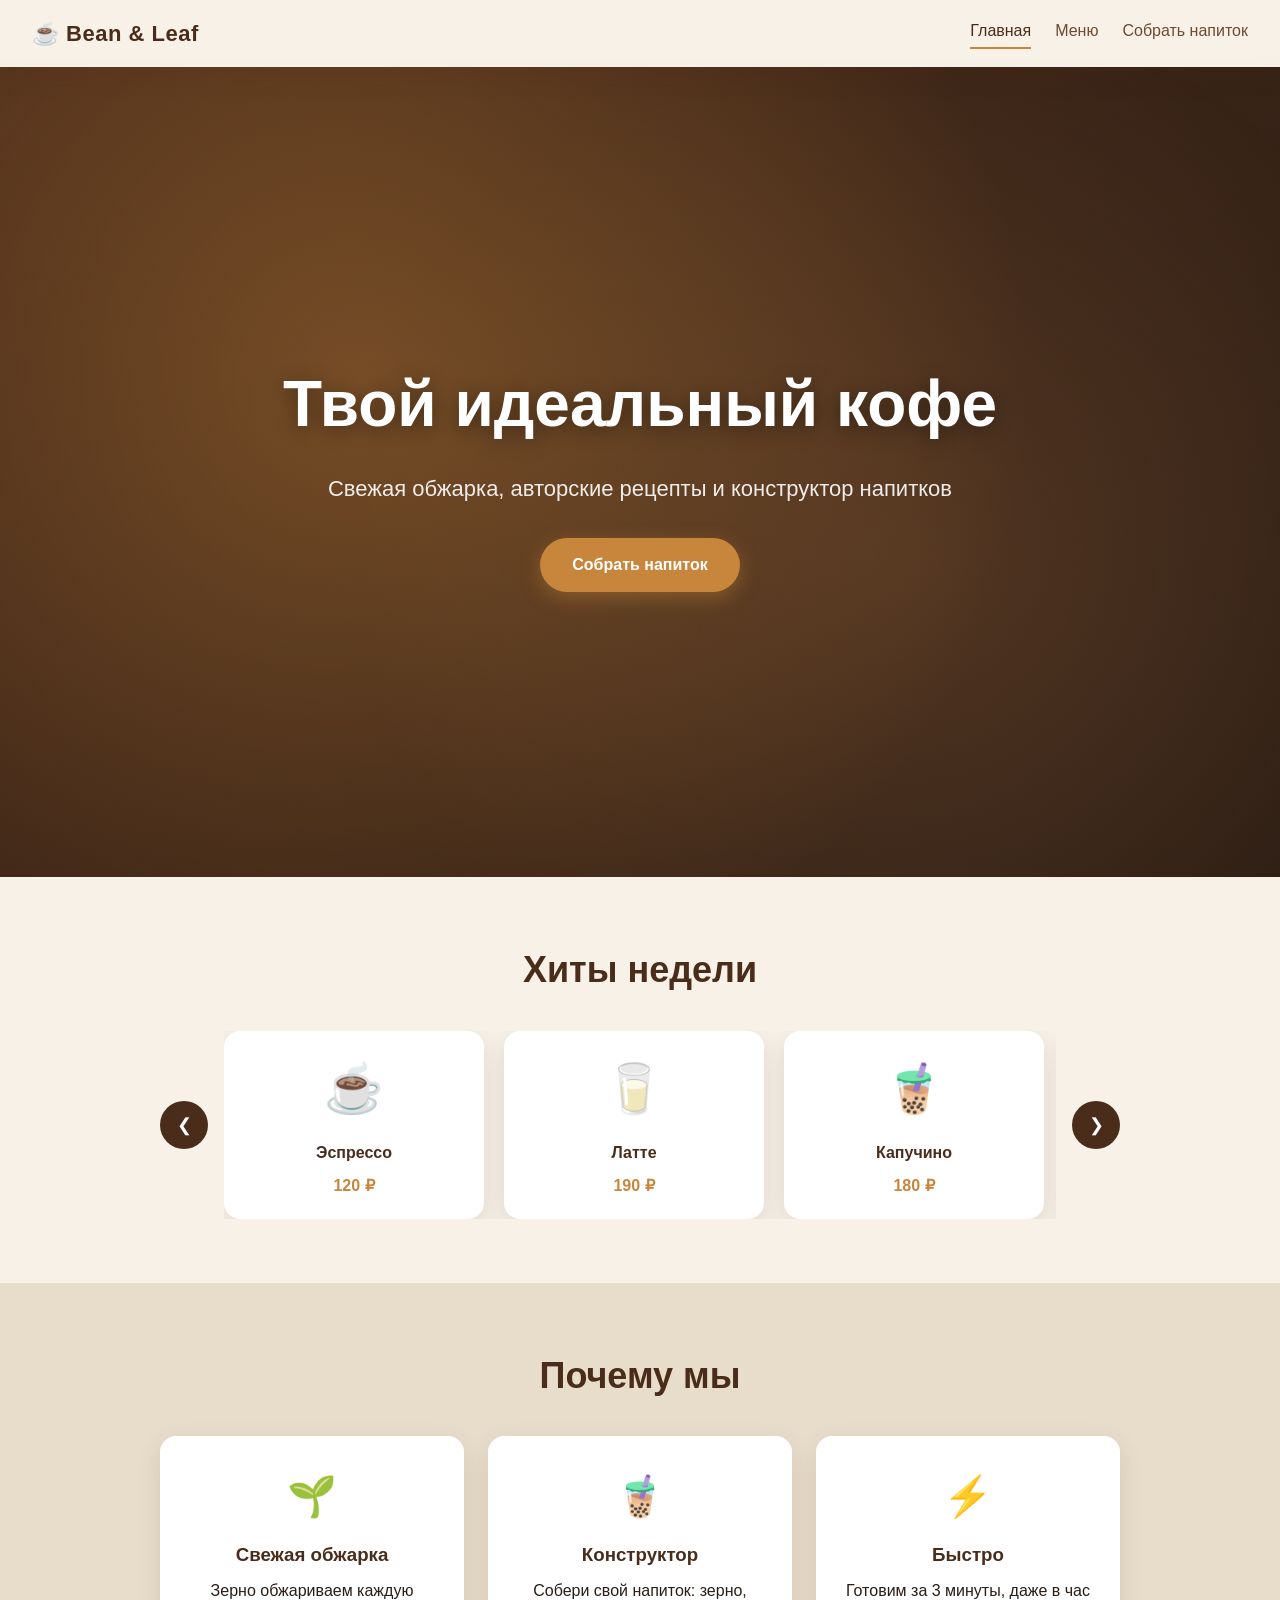
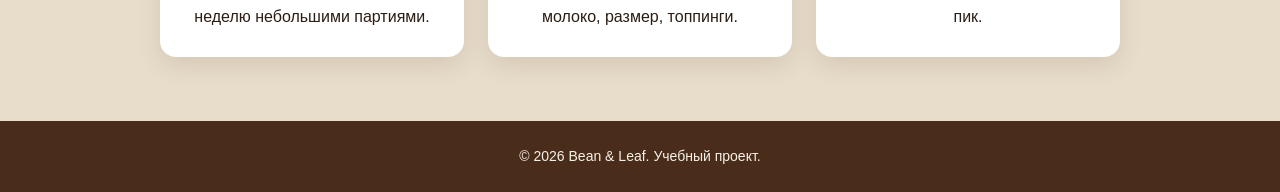
<file: index.html>
<!DOCTYPE html>
<html lang="ru">
<head>
    <meta charset="UTF-8">
    <meta name="viewport" content="width=device-width, initial-scale=1.0">
    <title>Bean & Leaf — кофейня</title>
    <link rel="stylesheet" href="css/style.css">
</head>
<body>

    <!-- ШАПКА -->
    <header class="header">
        <a href="index.html" class="logo">☕ Bean &amp; Leaf</a>
        <nav class="nav">
            <a href="index.html" class="nav__link nav__link--active">Главная</a>
            <a href="menu.html" class="nav__link">Меню</a>
            <a href="builder.html" class="nav__link">Собрать напиток</a>
        </nav>
    </header>

    <!-- HERO с параллаксом -->
    <section class="hero" id="hero">
        <div class="hero__bg" id="heroBg"></div>
        <div class="hero__content">
            <h1 class="hero__title">Твой идеальный кофе</h1>
            <p class="hero__subtitle">Свежая обжарка, авторские рецепты и конструктор напитков</p>
            <a href="builder.html" class="btn btn--primary">Собрать напиток</a>
        </div>
    </section>

    <!-- КАРУСЕЛЬ ХИТОВ (пока пустая, наполним позже) -->
    <section class="section">
        <h2 class="section__title">Хиты недели</h2>
        <div class="carousel" id="carousel">
            <!-- Сюда JS вставит слайды из данных -->
            <button class="carousel__btn carousel__btn--prev" id="carouselPrev" aria-label="Назад">&#10094;</button>
            <div class="carousel__track" id="carouselTrack"></div>
            <button class="carousel__btn carousel__btn--next" id="carouselNext" aria-label="Вперёд">&#10095;</button>
        </div>
    </section>

    <!-- О КОФЕЙНЕ -->
    <section class="section section--alt">
        <h2 class="section__title">Почему мы</h2>
        <div class="features">
            <div class="feature">
                <span class="feature__icon">🌱</span>
                <h3>Свежая обжарка</h3>
                <p>Зерно обжариваем каждую неделю небольшими партиями.</p>
            </div>
            <div class="feature">
                <span class="feature__icon">🧋</span>
                <h3>Конструктор</h3>
                <p>Собери свой напиток: зерно, молоко, размер, топпинги.</p>
            </div>
            <div class="feature">
                <span class="feature__icon">⚡</span>
                <h3>Быстро</h3>
                <p>Готовим за 3 минуты, даже в час пик.</p>
            </div>
        </div>
    </section>

    <!-- ПОДВАЛ -->
    <footer class="footer">
        <p>© 2026 Bean &amp; Leaf. Учебный проект.</p>
    </footer>

    <!-- СКРИПТЫ -->
    <script src="js/main.js"></script>
    <script src="js/carousel.js"></script>
</body>
</html>
</file>
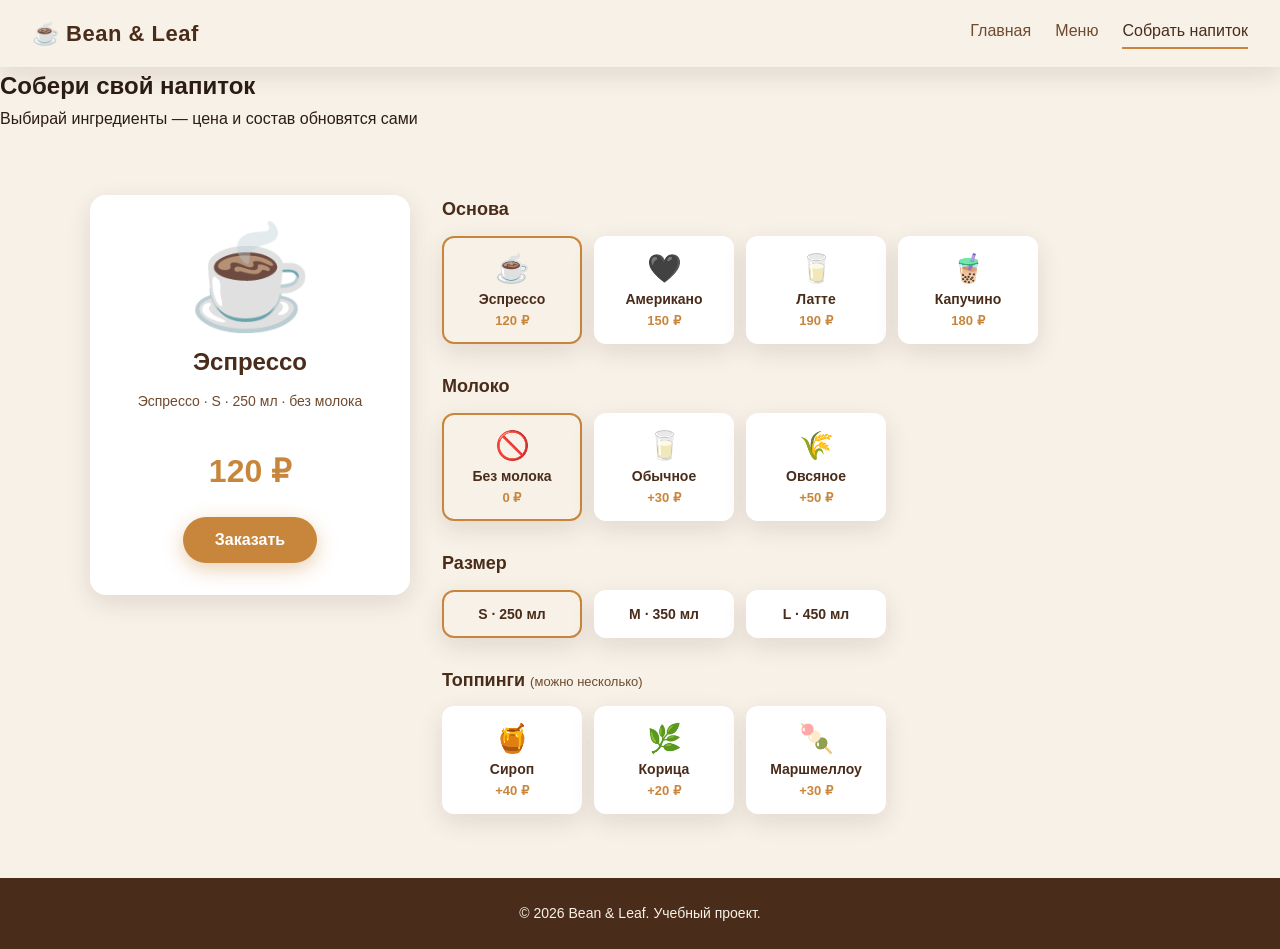
<file: builder.html>
<!DOCTYPE html>
<html lang="ru">
<head>
    <meta charset="UTF-8">
    <meta name="viewport" content="width=device-width, initial-scale=1.0">
    <title>Собрать напиток — Bean &amp; Leaf</title>
    <link rel="stylesheet" href="css/style.css">
    <link rel="stylesheet" href="css/builder.css">
</head>
<body>

    <!-- ШАПКА -->
    <header class="header">
        <a href="index.html" class="logo">☕ Bean &amp; Leaf</a>
        <nav class="nav">
            <a href="index.html" class="nav__link">Главная</a>
            <a href="menu.html" class="nav__link">Меню</a>
            <a href="builder.html" class="nav__link nav__link--active">Собрать напиток</a>
        </nav>
    </header>

    <!-- ЗАГОЛОВОК -->
    <section class="page-head">
        <h1 class="page-head__title">Собери свой напиток</h1>
        <p class="page-head__subtitle">Выбирай ингредиенты — цена и состав обновятся сами</p>
    </section>

    <!-- КОНСТРУКТОР -->
    <section class="section">
        <div class="builder">

            <!-- ЛЕВАЯ КОЛОНКА: ПРЕВЬЮ -->
            <aside class="builder__preview">
                <div class="builder__cup" id="builderCup">☕</div>
                <h2 class="builder__name" id="builderName">Эспрессо</h2>
                <p class="builder__composition" id="builderComposition">Эспрессо · S · без молока</p>
                <div class="builder__price" id="builderPrice">120 ₽</div>
                <button class="btn btn--primary" id="builderOrderBtn" type="button">Заказать</button>
            </aside>

            <!-- ПРАВАЯ КОЛОНКА: ВЫБОР -->
            <div class="builder__options">

                <!-- Основа -->
                <div class="option-group">
                    <h3 class="option-group__title">Основа</h3>
                    <div class="picker" data-group="base">
                        <button class="picker__item picker__item--active" data-id="espresso" data-price="120" data-label="Эспрессо" data-emoji="☕" type="button">
                            <span class="picker__emoji">☕</span>
                            <span class="picker__label">Эспрессо</span>
                            <span class="picker__price">120 ₽</span>
                        </button>
                        <button class="picker__item" data-id="americano" data-price="150" data-label="Американо" data-emoji="🖤" type="button">
                            <span class="picker__emoji">🖤</span>
                            <span class="picker__label">Американо</span>
                            <span class="picker__price">150 ₽</span>
                        </button>
                        <button class="picker__item" data-id="latte" data-price="190" data-label="Латте" data-emoji="🥛" type="button">
                            <span class="picker__emoji">🥛</span>
                            <span class="picker__label">Латте</span>
                            <span class="picker__price">190 ₽</span>
                        </button>
                        <button class="picker__item" data-id="cappuccino" data-price="180" data-label="Капучино" data-emoji="🧋" type="button">
                            <span class="picker__emoji">🧋</span>
                            <span class="picker__label">Капучино</span>
                            <span class="picker__price">180 ₽</span>
                        </button>
                    </div>
                </div>

                <!-- Молоко -->
                <div class="option-group">
                    <h3 class="option-group__title">Молоко</h3>
                    <div class="picker" data-group="milk">
                        <button class="picker__item picker__item--active" data-id="none" data-price="0" data-label="Без молока" data-emoji="🚫" type="button">
                            <span class="picker__emoji">🚫</span>
                            <span class="picker__label">Без молока</span>
                            <span class="picker__price">0 ₽</span>
                        </button>
                        <button class="picker__item" data-id="regular" data-price="30" data-label="Обычное" data-emoji="🥛" type="button">
                            <span class="picker__emoji">🥛</span>
                            <span class="picker__label">Обычное</span>
                            <span class="picker__price">+30 ₽</span>
                        </button>
                        <button class="picker__item" data-id="oat" data-price="50" data-label="Овсяное" data-emoji="🌾" type="button">
                            <span class="picker__emoji">🌾</span>
                            <span class="picker__label">Овсяное</span>
                            <span class="picker__price">+50 ₽</span>
                        </button>
                    </div>
                </div>

                <!-- Размер -->
                <div class="option-group">
                    <h3 class="option-group__title">Размер</h3>
                    <div class="picker" data-group="size">
                        <button class="picker__item picker__item--active" data-id="s" data-price="0" data-label="S · 250 мл" data-mult="1" type="button">
                            <span class="picker__label">S · 250 мл</span>
                        </button>
                        <button class="picker__item" data-id="m" data-price="40" data-label="M · 350 мл" data-mult="1.15" type="button">
                            <span class="picker__label">M · 350 мл</span>
                        </button>
                        <button class="picker__item" data-id="l" data-price="70" data-label="L · 450 мл" data-mult="1.3" type="button">
                            <span class="picker__label">L · 450 мл</span>
                        </button>
                    </div>
                </div>

                <!-- Топпинги (можно несколько) -->
                <div class="option-group">
                    <h3 class="option-group__title">Топпинги <small>(можно несколько)</small></h3>
                    <div class="picker" data-group="toppings" data-multi="true">
                        <button class="picker__item" data-id="syrup" data-price="40" data-label="Сироп" data-emoji="🍯" type="button">
                            <span class="picker__emoji">🍯</span>
                            <span class="picker__label">Сироп</span>
                            <span class="picker__price">+40 ₽</span>
                        </button>
                        <button class="picker__item" data-id="cinnamon" data-price="20" data-label="Корица" data-emoji="🌿" type="button">
                            <span class="picker__emoji">🌿</span>
                            <span class="picker__label">Корица</span>
                            <span class="picker__price">+20 ₽</span>
                        </button>
                        <button class="picker__item" data-id="marshmallow" data-price="30" data-label="Маршмеллоу" data-emoji="🍡" type="button">
                            <span class="picker__emoji">🍡</span>
                            <span class="picker__label">Маршмеллоу</span>
                            <span class="picker__price">+30 ₽</span>
                        </button>
                    </div>
                </div>

            </div>
        </div>
    </section>

    <!-- ФОРМА ЗАКАЗА (скрыта, открывается по кнопке "Заказать") -->
    <div class="order-modal" id="orderModal" aria-hidden="true">
        <div class="order-modal__content">
            <button class="order-modal__close" id="orderModalClose" aria-label="Закрыть">&times;</button>
            <h2>Оформление заказа</h2>
            <p class="order-modal__summary" id="orderSummary"></p>
            <form class="order-form" id="orderForm" novalidate>
                <div class="form-field">
                    <label for="orderName">Имя</label>
                    <input type="text" id="orderName" name="name" placeholder="Как к вам обращаться">
                    <span class="form-error" data-error-for="orderName"></span>
                </div>
                <div class="form-field">
                    <label for="orderPhone">Телефон</label>
                    <input type="tel" id="orderPhone" name="phone" placeholder="+7 (___) ___-__-__">
                    <span class="form-error" data-error-for="orderPhone"></span>
                </div>
                <div class="form-field">
                    <label for="orderComment">Комментарий</label>
                    <textarea id="orderComment" name="comment" rows="2" placeholder="Пожелания к заказу"></textarea>
                </div>
                <button type="submit" class="btn btn--primary">Подтвердить заказ</button>
            </form>
        </div>
    </div>

    <!-- ПОДВАЛ -->
    <footer class="footer">
        <p>© 2026 Bean &amp; Leaf. Учебный проект.</p>
    </footer>

    <script src="js/main.js"></script>
    <script src="js/builder.js"></script>
</body>
</html>
</file>
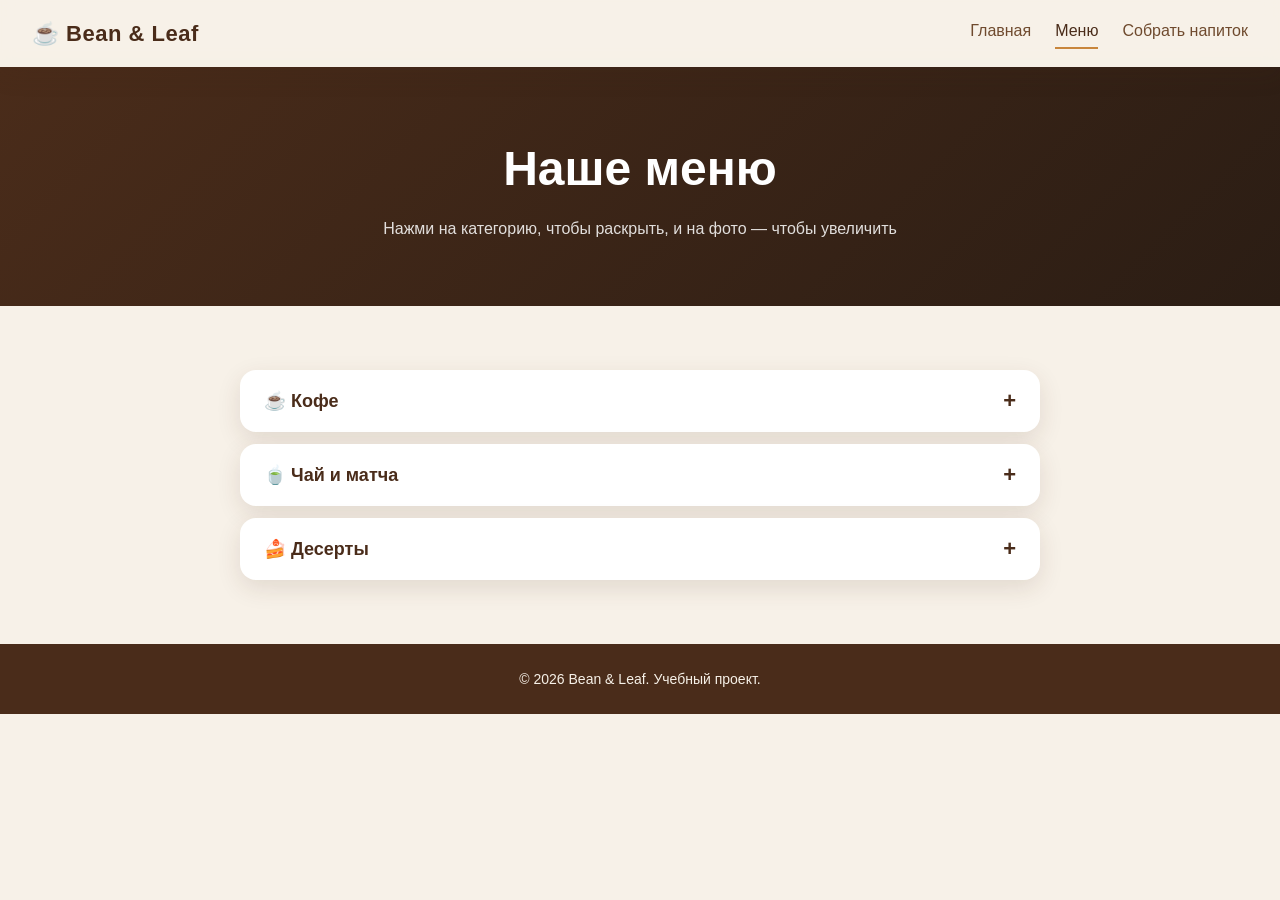
<file: menu.html>
<!DOCTYPE html>
<html lang="ru">
<head>
    <meta charset="UTF-8">
    <meta name="viewport" content="width=device-width, initial-scale=1.0">
    <title>Меню — Bean &amp; Leaf</title>
    <link rel="stylesheet" href="css/style.css">
    <link rel="stylesheet" href="css/menu.css">
</head>
<body>

    <!-- ШАПКА -->
    <header class="header">
        <a href="index.html" class="logo">☕ Bean &amp; Leaf</a>
        <nav class="nav">
            <a href="index.html" class="nav__link">Главная</a>
            <a href="menu.html" class="nav__link nav__link--active">Меню</a>
            <a href="builder.html" class="nav__link">Собрать напиток</a>
        </nav>
    </header>

    <!-- ЗАГОЛОВОК -->
    <section class="page-head">
        <h1 class="page-head__title">Наше меню</h1>
        <p class="page-head__subtitle">Нажми на категорию, чтобы раскрыть, и на фото — чтобы увеличить</p>
    </section>

    <!-- АККОРДЕОН -->
    <section class="section">
        <div class="accordion" id="accordion">

            <div class="accordion__item">
                <button class="accordion__header" type="button">
                    <span>☕ Кофе</span>
                    <span class="accordion__icon">+</span>
                </button>
                <div class="accordion__body">
                    <div class="menu-grid">
                        <div class="menu-card" data-img="espresso" data-name="Эспрессо">
                            <div class="menu-card__img">☕</div>
                            <h3>Эспрессо</h3>
                            <p>120 ₽</p>
                        </div>
                        <div class="menu-card" data-img="latte" data-name="Латте">
                            <div class="menu-card__img">🥛</div>
                            <h3>Латте</h3>
                            <p>190 ₽</p>
                        </div>
                        <div class="menu-card" data-img="cappuccino" data-name="Капучино">
                            <div class="menu-card__img">🧋</div>
                            <h3>Капучино</h3>
                            <p>180 ₽</p>
                        </div>
                        <div class="menu-card" data-img="mocha" data-name="Мокко">
                            <div class="menu-card__img">🍫</div>
                            <h3>Мокко</h3>
                            <p>210 ₽</p>
                        </div>
                    </div>
                </div>
            </div>

            <div class="accordion__item">
                <button class="accordion__header" type="button">
                    <span>🍵 Чай и матча</span>
                    <span class="accordion__icon">+</span>
                </button>
                <div class="accordion__body">
                    <div class="menu-grid">
                        <div class="menu-card" data-img="matcha" data-name="Матча-латте">
                            <div class="menu-card__img">🍵</div>
                            <h3>Матча-латте</h3>
                            <p>220 ₽</p>
                        </div>
                        <div class="menu-card" data-img="green-tea" data-name="Зелёный чай">
                            <div class="menu-card__img">🌿</div>
                            <h3>Зелёный чай</h3>
                            <p>150 ₽</p>
                        </div>
                    </div>
                </div>
            </div>

            <div class="accordion__item">
                <button class="accordion__header" type="button">
                    <span>🍰 Десерты</span>
                    <span class="accordion__icon">+</span>
                </button>
                <div class="accordion__body">
                    <div class="menu-grid">
                        <div class="menu-card" data-img="cheesecake" data-name="Чизкейк">
                            <div class="menu-card__img">🍰</div>
                            <h3>Чизкейк</h3>
                            <p>250 ₽</p>
                        </div>
                        <div class="menu-card" data-img="croissant" data-name="Круассан">
                            <div class="menu-card__img">🥐</div>
                            <h3>Круассан</h3>
                            <p>140 ₽</p>
                        </div>
                    </div>
                </div>
            </div>

        </div>
    </section>

    <!-- LIGHTBOX -->
    <div class="lightbox" id="lightbox" aria-hidden="true">
        <button class="lightbox__close" id="lightboxClose" aria-label="Закрыть">&times;</button>
        <button class="lightbox__nav lightbox__nav--prev" id="lightboxPrev" aria-label="Предыдущее">&#10094;</button>
        <div class="lightbox__content">
            <div class="lightbox__img" id="lightboxImg">☕</div>
            <p class="lightbox__caption" id="lightboxCaption">Эспрессо</p>
        </div>
        <button class="lightbox__nav lightbox__nav--next" id="lightboxNext" aria-label="Следующее">&#10095;</button>
    </div>

    <!-- ПОДВАЛ -->
    <footer class="footer">
        <p>© 2026 Bean &amp; Leaf. Учебный проект.</p>
    </footer>

    <!-- СКРИПТЫ -->
    <script src="js/main.js"></script>
    <script src="js/accordion.js"></script>
    <script src="js/lightbox.js"></script>
</body>
</html>
</file>
<file: css/style.css>
/* ===== ПЕРЕМЕННЫЕ ===== */
:root {
    --brown: #4a2c1a;
    --brown-light: #6f4a2e;
    --cream: #f7f1e8;
    --cream-dark: #e8ddcb;
    --accent: #c8863c;
    --text: #2b1d14;
    --white: #ffffff;
    --shadow: 0 8px 24px rgba(74, 44, 26, 0.12);
    --radius: 16px;
}

/* ===== СБРОС ===== */
* { margin: 0; padding: 0; box-sizing: border-box; }

body {
    font-family: 'Segoe UI', Tahoma, sans-serif;
    color: var(--text);
    background: var(--cream);
    line-height: 1.6;
}

a { color: inherit; text-decoration: none; }
img { max-width: 100%; display: block; }

/* ===== ШАПКА ===== */
.header {
    position: sticky;
    top: 0;
    z-index: 100;
    display: flex;
    align-items: center;
    justify-content: space-between;
    padding: 16px 32px;
    background: rgba(247, 241, 232, 0.92);
    backdrop-filter: blur(8px);
    box-shadow: var(--shadow);
}

.logo {
    font-size: 22px;
    font-weight: 700;
    color: var(--brown);
    letter-spacing: 0.5px;
}

.nav { display: flex; gap: 24px; }

.nav__link {
    font-weight: 500;
    color: var(--brown-light);
    padding-bottom: 4px;
    border-bottom: 2px solid transparent;
    transition: color 0.3s, border-color 0.3s;
}

.nav__link:hover { color: var(--accent); }

.nav__link--active {
    color: var(--brown);
    border-bottom-color: var(--accent);
}

/* ===== HERO ===== */
.hero {
    position: relative;
    min-height: 90vh;
    display: flex;
    align-items: center;
    justify-content: center;
    overflow: hidden;
    background: linear-gradient(135deg, var(--brown) 0%, #2b1d14 100%);
}

.hero__bg {
    position: absolute;
    inset: -50px;
    background: radial-gradient(circle at 30% 40%, rgba(200, 134, 60, 0.4), transparent 60%),
                radial-gradient(circle at 70% 60%, rgba(111, 74, 46, 0.5), transparent 50%);
    will-change: transform;
    transition: transform 0.1s ease-out;
}

.hero__content {
    position: relative;
    z-index: 2;
    text-align: center;
    color: var(--white);
    padding: 0 20px;
}

.hero__title {
    font-size: clamp(32px, 6vw, 64px);
    margin-bottom: 16px;
    text-shadow: 0 4px 20px rgba(0,0,0,0.4);
}

.hero__subtitle {
    font-size: clamp(16px, 2.5vw, 22px);
    margin-bottom: 32px;
    opacity: 0.9;
}

/* ===== КНОПКИ ===== */
.btn {
    display: inline-block;
    padding: 14px 32px;
    border-radius: 50px;
    font-weight: 600;
    font-size: 16px;
    border: none;
    cursor: pointer;
    transition: transform 0.25s, box-shadow 0.25s, background 0.25s;
}

.btn--primary {
    background: var(--accent);
    color: var(--white);
    box-shadow: 0 6px 20px rgba(200, 134, 60, 0.4);
}

.btn--primary:hover {
    transform: translateY(-3px);
    box-shadow: 0 10px 28px rgba(200, 134, 60, 0.55);
}

/* ===== СЕКЦИИ ===== */
.section { padding: 64px 32px; }
.section--alt { background: var(--cream-dark); }

.section__title {
    font-size: clamp(24px, 4vw, 36px);
    color: var(--brown);
    margin-bottom: 32px;
    text-align: center;
}

/* ===== КАРУСЕЛЬ ===== */
.carousel {
    position: relative;
    max-width: 960px;
    margin: 0 auto;
    display: flex;
    align-items: center;
    gap: 16px;
}

.carousel__track {
    flex: 1;
    display: flex;
    gap: 20px;
    overflow: hidden;
    scroll-behavior: smooth;
}

.carousel__btn {
    flex-shrink: 0;
    width: 48px;
    height: 48px;
    border-radius: 50%;
    border: none;
    background: var(--brown);
    color: var(--white);
    font-size: 18px;
    cursor: pointer;
    transition: background 0.3s, transform 0.2s;
}

.carousel__btn:hover { background: var(--accent); transform: scale(1.1); }

.carousel__card {
    flex: 0 0 260px;
    background: var(--white);
    border-radius: var(--radius);
    padding: 20px;
    box-shadow: var(--shadow);
    text-align: center;
    transition: transform 0.3s, box-shadow 0.3s;
}

.carousel__card:hover {
    transform: translateY(-6px);
    box-shadow: 0 14px 32px rgba(74, 44, 26, 0.2);
}

.carousel__emoji { font-size: 48px; margin-bottom: 12px; }
.carousel__name { font-weight: 700; color: var(--brown); margin-bottom: 8px; }
.carousel__price { color: var(--accent); font-weight: 600; }

/* ===== ПРЕИМУЩЕСТВА ===== */
.features {
    display: grid;
    grid-template-columns: repeat(auto-fit, minmax(240px, 1fr));
    gap: 24px;
    max-width: 960px;
    margin: 0 auto;
}

.feature {
    background: var(--white);
    border-radius: var(--radius);
    padding: 28px;
    box-shadow: var(--shadow);
    text-align: center;
}

.feature__icon { font-size: 40px; display: block; margin-bottom: 12px; }
.feature h3 { color: var(--brown); margin-bottom: 8px; }

/* ===== ПОДВАЛ ===== */
.footer {
    background: var(--brown);
    color: var(--cream);
    text-align: center;
    padding: 24px;
    font-size: 14px;
}
</file>
<file: css/builder.css>
/* ===== КОНСТРУКТОР ===== */
.builder {
    display: grid;
    grid-template-columns: 320px 1fr;
    gap: 32px;
    max-width: 1100px;
    margin: 0 auto;
    align-items: start;
}

/* Превью (липкое — не уезжает при скролле выбора) */
.builder__preview {
    position: sticky;
    top: 100px;
    background: var(--white);
    border-radius: var(--radius);
    padding: 32px 24px;
    text-align: center;
    box-shadow: var(--shadow);
}

.builder__cup {
    font-size: 100px;
    line-height: 1;
    margin-bottom: 16px;
    transition: transform 0.35s cubic-bezier(0.34, 1.56, 0.64, 1);
    display: inline-block;
}

.builder__cup.is-bump { transform: scale(1.2) rotate(-8deg); }

.builder__name { color: var(--brown); margin-bottom: 8px; }

.builder__composition {
    font-size: 14px;
    color: var(--brown-light);
    margin-bottom: 16px;
    min-height: 40px;
}

.builder__price {
    font-size: 32px;
    font-weight: 700;
    color: var(--accent);
    margin-bottom: 20px;
    transition: color 0.25s, transform 0.25s;
}

.builder__price.is-flash { transform: scale(1.12); color: #a8641f; }

/* Группы опций */
.builder__options { display: flex; flex-direction: column; gap: 28px; }

.option-group__title {
    font-size: 18px;
    color: var(--brown);
    margin-bottom: 12px;
}

.option-group__title small { font-weight: 400; color: var(--brown-light); font-size: 13px; }

/* Picker (сетка карточек выбора) */
.picker {
    display: grid;
    grid-template-columns: repeat(auto-fill, minmax(140px, 1fr));
    gap: 12px;
}

.picker__item {
    display: flex;
    flex-direction: column;
    align-items: center;
    gap: 6px;
    padding: 14px 10px;
    background: var(--white);
    border: 2px solid transparent;
    border-radius: 12px;
    cursor: pointer;
    font-family: inherit;
    box-shadow: var(--shadow);
    transition: border-color 0.25s, transform 0.2s, background 0.25s;
}

.picker__item:hover { transform: translateY(-3px); background: var(--cream); }

.picker__item--active {
    border-color: var(--accent);
    background: var(--cream);
}

.picker__emoji { font-size: 28px; }
.picker__label { font-size: 14px; font-weight: 600; color: var(--brown); text-align: center; }
.picker__price { font-size: 13px; color: var(--accent); font-weight: 600; }

/* ===== МОДАЛКА ЗАКАЗА ===== */
.order-modal {
    position: fixed;
    inset: 0;
    z-index: 200;
    display: flex;
    align-items: center;
    justify-content: center;
    background: rgba(20, 12, 6, 0.85);
    backdrop-filter: blur(4px);
    opacity: 0;
    visibility: hidden;
    transition: opacity 0.3s, visibility 0.3s;
}

.order-modal.is-open { opacity: 1; visibility: visible; }

.order-modal__content {
    position: relative;
    background: var(--white);
    border-radius: var(--radius);
    padding: 32px;
    width: min(480px, 90vw);
    max-height: 90vh;
    overflow-y: auto;
    transform: scale(0.9);
    transition: transform 0.3s;
}

.order-modal.is-open .order-modal__content { transform: scale(1); }

.order-modal__content h2 { color: var(--brown); margin-bottom: 12px; }

.order-modal__summary {
    background: var(--cream);
    border-radius: 8px;
    padding: 12px 16px;
    font-size: 14px;
    color: var(--brown-light);
    margin-bottom: 20px;
}

.order-modal__close {
    position: absolute;
    top: 12px;
    right: 12px;
    width: 36px;
    height: 36px;
    border: none;
    background: var(--cream);
    border-radius: 50%;
    font-size: 22px;
    color: var(--brown);
    cursor: pointer;
    transition: background 0.25s;
}

.order-modal__close:hover { background: var(--accent); color: var(--white); }

/* Форма */
.form-field { margin-bottom: 16px; }

.form-field label {
    display: block;
    font-size: 14px;
    font-weight: 600;
    color: var(--brown);
    margin-bottom: 6px;
}

.form-field input,
.form-field textarea {
    width: 100%;
    padding: 10px 14px;
    border: 2px solid var(--cream-dark);
    border-radius: 8px;
    font-family: inherit;
    font-size: 15px;
    transition: border-color 0.25s;
}

.form-field input:focus,
.form-field textarea:focus {
    outline: none;
    border-color: var(--accent);
}

.form-field input.is-invalid { border-color: #d64545; }

.form-error {
    display: block;
    font-size: 13px;
    color: #d64545;
    margin-top: 4px;
    min-height: 16px;
}

/* Адаптив */
@media (max-width: 760px) {
    .builder { grid-template-columns: 1fr; }
    .builder__preview { position: static; }
}
</file>
<file: css/menu.css>
/* ===== ЗАГОЛОВОК СТРАНИЦЫ ===== */
.page-head {
    background: linear-gradient(135deg, var(--brown) 0%, #2b1d14 100%);
    color: var(--white);
    text-align: center;
    padding: 64px 32px;
}

.page-head__title {
    font-size: clamp(28px, 5vw, 48px);
    margin-bottom: 8px;
}

.page-head__subtitle { opacity: 0.85; }

/* ===== АККОРДЕОН ===== */
.accordion {
    max-width: 800px;
    margin: 0 auto;
    display: flex;
    flex-direction: column;
    gap: 12px;
}

.accordion__item {
    background: var(--white);
    border-radius: var(--radius);
    box-shadow: var(--shadow);
    overflow: hidden;
}

.accordion__header {
    width: 100%;
    display: flex;
    align-items: center;
    justify-content: space-between;
    padding: 18px 24px;
    background: none;
    border: none;
    font-size: 18px;
    font-weight: 600;
    color: var(--brown);
    cursor: pointer;
    transition: background 0.25s;
}

.accordion__header:hover { background: var(--cream); }

.accordion__icon {
    font-size: 22px;
    transition: transform 0.3s;
}

.accordion__item.is-open .accordion__icon { transform: rotate(45deg); }

.accordion__body {
    max-height: 0;
    overflow: hidden;
    transition: max-height 0.4s ease;
}

.accordion__item.is-open .accordion__body { max-height: 800px; }

/* ===== СЕТКА МЕНЮ ===== */
.menu-grid {
    display: grid;
    grid-template-columns: repeat(auto-fill, minmax(150px, 1fr));
    gap: 16px;
    padding: 16px 24px 24px;
}

.menu-card {
    background: var(--cream);
    border-radius: 12px;
    padding: 16px;
    text-align: center;
    cursor: pointer;
    transition: transform 0.25s, box-shadow 0.25s, background 0.25s;
}

.menu-card:hover {
    transform: translateY(-4px);
    background: var(--white);
    box-shadow: 0 10px 24px rgba(74, 44, 26, 0.18);
}

.menu-card__img { font-size: 40px; margin-bottom: 8px; }
.menu-card h3 { font-size: 15px; color: var(--brown); margin-bottom: 4px; }
.menu-card p { font-size: 14px; color: var(--accent); font-weight: 600; }

/* ===== LIGHTBOX ===== */
.lightbox {
    position: fixed;
    inset: 0;
    z-index: 200;
    display: flex;
    align-items: center;
    justify-content: center;
    background: rgba(20, 12, 6, 0.85);
    backdrop-filter: blur(4px);
    opacity: 0;
    visibility: hidden;
    transition: opacity 0.3s, visibility 0.3s;
}

.lightbox.is-open { opacity: 1; visibility: visible; }

.lightbox__content {
    background: var(--white);
    border-radius: var(--radius);
    padding: 32px;
    text-align: center;
    max-width: 90vw;
    transform: scale(0.9);
    transition: transform 0.3s;
}

.lightbox.is-open .lightbox__content { transform: scale(1); }

.lightbox__img { font-size: 120px; margin-bottom: 16px; }
.lightbox__caption { font-size: 20px; font-weight: 600; color: var(--brown); }

.lightbox__close,
.lightbox__nav {
    position: absolute;
    background: rgba(255, 255, 255, 0.15);
    border: none;
    color: var(--white);
    cursor: pointer;
    border-radius: 50%;
    transition: background 0.25s, transform 0.2s;
}

.lightbox__close { top: 20px; right: 20px; width: 44px; height: 44px; font-size: 28px; }
.lightbox__nav { width: 52px; height: 52px; font-size: 22px; }
.lightbox__nav--prev { left: 20px; }
.lightbox__nav--next { right: 20px; }

.lightbox__close:hover,
.lightbox__nav:hover { background: var(--accent); transform: scale(1.1); }
</file>
